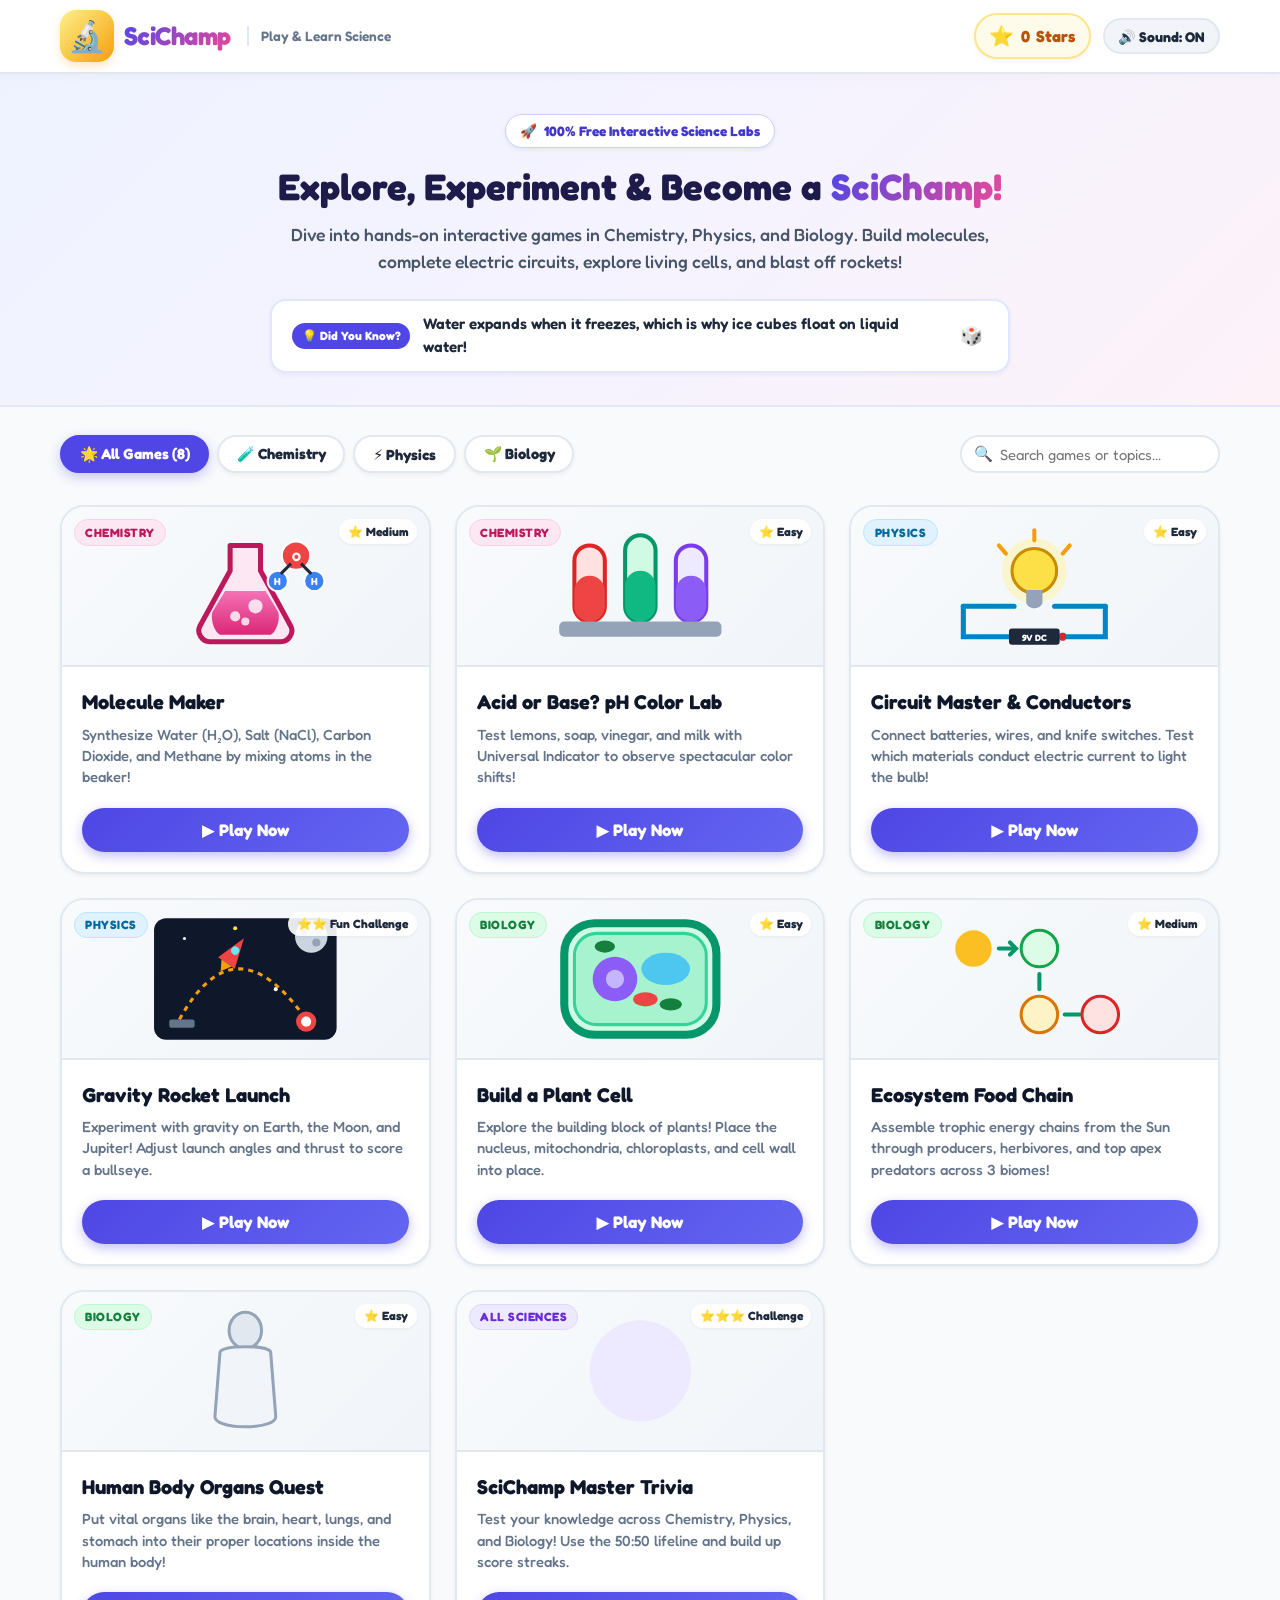
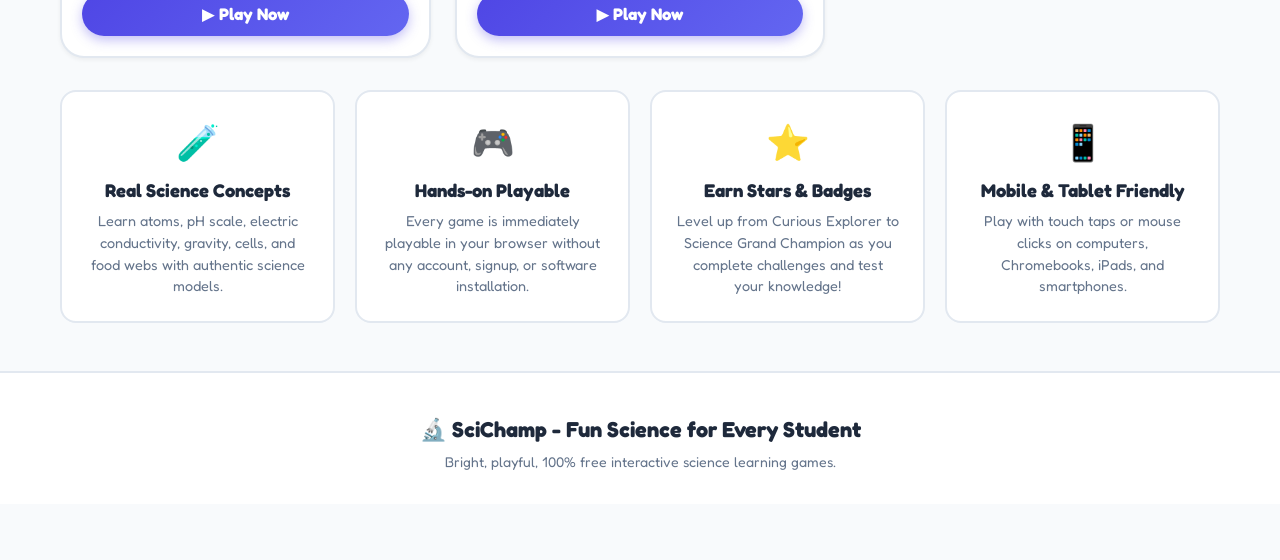
<file: scichamp/index.html>
<!DOCTYPE html>
<html lang="en">
<head>
    <meta charset="UTF-8">
    <meta name="viewport" content="width=device-width, initial-scale=1.0">
    <title>SciChamp - Fun & Interactive Science Games for Kids</title>
    <!-- Friendly Google Fonts -->
    <link rel="preconnect" href="https://fonts.googleapis.com">
    <link rel="preconnect" href="https://fonts.gstatic.com" crossorigin>
    <link href="https://fonts.googleapis.com/css2?family=Fredoka:wght@400;500;600;700;800&family=Quicksand:wght@500;600;700;800&display=swap" rel="stylesheet">
    <link rel="stylesheet" href="css/styles.css">
</head>
<body>

    <!-- Main Navigation Header -->
    <header class="main-header">
        <div class="container header-inner">
            <div class="logo-link" onclick="window.scrollTo({top:0, behavior:'smooth'})">
                <span class="logo-badge">🔬</span>
                <span class="logo-text">SciChamp</span>
                <span class="logo-tagline">Play & Learn Science</span>
            </div>

            <div class="header-right">
                <!-- Stars & Rank Badge -->
                <div class="user-stars-badge" title="Your Total Science Stars!">
                    <span class="star-icon">⭐</span>
                    <span id="user-stars-count">0</span>
                    <span class="stars-label">Stars</span>
                </div>

                <!-- Sound Toggle -->
                <button class="btn-sound-toggle" id="btn-toggle-sound" title="Toggle Sound Effects">
                    <span>🔊 Sound: ON</span>
                </button>
            </div>
        </div>
    </header>

    <!-- Hero Section -->
    <section class="hero-section">
        <div class="container hero-content">
            <div class="hero-pill-tag">
                <span>🚀</span> 100% Free Interactive Science Labs
            </div>
            <h1 class="hero-title">
                Explore, Experiment & Become a <span class="hero-highlight">SciChamp!</span>
            </h1>
            <p class="hero-desc">
                Dive into hands-on interactive games in Chemistry, Physics, and Biology. Build molecules, complete electric circuits, explore living cells, and blast off rockets!
            </p>

            <!-- Daily Science Fact Banner -->
            <div class="daily-fact-card">
                <span class="fact-badge">💡 Did You Know?</span>
                <div class="fact-text" id="ticker-fact-text">Loading awesome science fact...</div>
                <button class="btn-shuffle-fact" id="btn-shuffle-fact" title="Show another fact">🎲</button>
            </div>
        </div>
    </section>

    <!-- Toolbar: Filter Pills & Search -->
    <section class="toolbar-section">
        <div class="container toolbar-wrapper">
            <div class="filter-pills-row">
                <button class="filter-pill pill-active" data-filter="all">🌟 All Games (8)</button>
                <button class="filter-pill" data-filter="chemistry">🧪 Chemistry</button>
                <button class="filter-pill" data-filter="physics">⚡ Physics</button>
                <button class="filter-pill" data-filter="biology">🌱 Biology</button>
            </div>

            <div class="search-box-wrapper">
                <span class="search-icon-pos">🔍</span>
                <input type="text" id="search-games" class="search-input" placeholder="Search games or topics...">
            </div>
        </div>
    </section>

    <!-- Games Grid Section -->
    <main class="games-grid-section">
        <div class="container">
            <div class="games-grid" id="games-grid">
                <!-- Rendered dynamically by app.js -->
            </div>
        </div>
    </section>

    <!-- Interactive Game Modal Arena -->
    <div class="game-modal" id="game-modal" role="dialog" aria-modal="true">
        <div class="modal-content-shell">
            <button class="btn-close-modal" id="btn-close-modal" title="Exit to Games">✕</button>
            <div id="game-mount-point">
                <!-- Active game rendered here -->
            </div>
        </div>
    </div>

    <!-- Science Learning Features -->
    <section class="container" style="margin-top: 2rem; margin-bottom: 3rem;">
        <div style="display: grid; grid-template-columns: repeat(auto-fit, minmax(240px, 1fr)); gap: 1.25rem;">
            <div style="background: #FFFFFF; border: 2px solid #E2E8F0; border-radius: 16px; padding: 1.5rem; text-align: center;">
                <div style="font-size: 2.2rem; margin-bottom: 0.5rem;">🧪</div>
                <h3 style="font-size: 1.15rem; font-weight: 800; margin-bottom: 0.35rem;">Real Science Concepts</h3>
                <p style="font-size: 0.9rem; color: #64748B;">Learn atoms, pH scale, electric conductivity, gravity, cells, and food webs with authentic science models.</p>
            </div>

            <div style="background: #FFFFFF; border: 2px solid #E2E8F0; border-radius: 16px; padding: 1.5rem; text-align: center;">
                <div style="font-size: 2.2rem; margin-bottom: 0.5rem;">🎮</div>
                <h3 style="font-size: 1.15rem; font-weight: 800; margin-bottom: 0.35rem;">Hands-on Playable</h3>
                <p style="font-size: 0.9rem; color: #64748B;">Every game is immediately playable in your browser without any account, signup, or software installation.</p>
            </div>

            <div style="background: #FFFFFF; border: 2px solid #E2E8F0; border-radius: 16px; padding: 1.5rem; text-align: center;">
                <div style="font-size: 2.2rem; margin-bottom: 0.5rem;">⭐</div>
                <h3 style="font-size: 1.15rem; font-weight: 800; margin-bottom: 0.35rem;">Earn Stars & Badges</h3>
                <p style="font-size: 0.9rem; color: #64748B;">Level up from Curious Explorer to Science Grand Champion as you complete challenges and test your knowledge!</p>
            </div>

            <div style="background: #FFFFFF; border: 2px solid #E2E8F0; border-radius: 16px; padding: 1.5rem; text-align: center;">
                <div style="font-size: 2.2rem; margin-bottom: 0.5rem;">📱</div>
                <h3 style="font-size: 1.15rem; font-weight: 800; margin-bottom: 0.35rem;">Mobile & Tablet Friendly</h3>
                <p style="font-size: 0.9rem; color: #64748B;">Play with touch taps or mouse clicks on computers, Chromebooks, iPads, and smartphones.</p>
            </div>
        </div>
    </section>

    <!-- Footer -->
    <footer class="main-footer">
        <div class="container">
            <div class="footer-brand">🔬 SciChamp - Fun Science for Every Student</div>
            <p class="footer-copy">Bright, playful, 100% free interactive science learning games.</p>
        </div>
    </footer>

    <!-- Scripts in proper dependency order -->
    <script src="js/data.js"></script>
    <script src="js/audio.js"></script>
    <script src="js/confetti.js"></script>
    <script src="js/games.js"></script>
    <script src="js/app.js"></script>
</body>
</html>
</file>
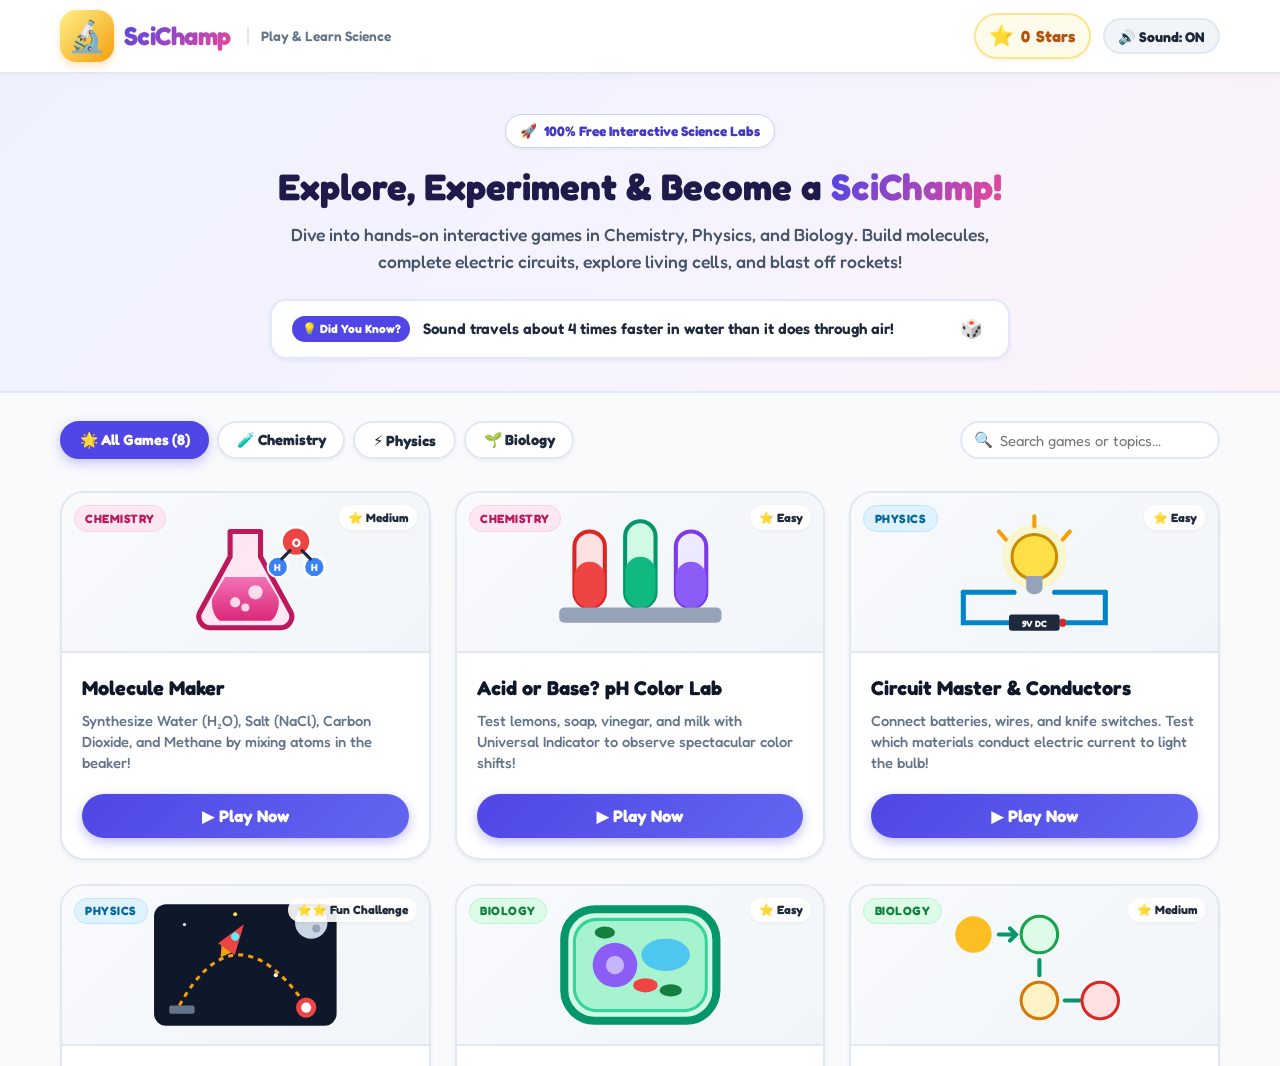
<file: scichamp/test.html>
<!DOCTYPE html>
<html lang="en">
<head>
    <meta charset="UTF-8">
    <meta http-equiv="refresh" content="0; url=index.html">
    <title>Redirecting to SciChamp...</title>
</head>
<body>
    <p>Redirecting to <a href="index.html">SciChamp</a>...</p>
</body>
</html>
</file>
<file: scichamp/css/styles.css>
/* ===================================================================
   SciChamp - Colorful Interactive Science Learning Stylesheet
   Bright, playful, student-friendly, and 100% responsive
=================================================================== */

:root {
    --primary: #4F46E5;
    --primary-hover: #4338CA;
    --secondary: #06B6D4;
    --accent-chem: #EC4899;
    --accent-phys: #3B82F6;
    --accent-bio: #10B981;
    --accent-gold: #F59E0B;
    --accent-red: #EF4444;

    --bg-page: #F8FAFC;
    --bg-card: #FFFFFF;
    --text-main: #1E293B;
    --text-muted: #64748B;
    --border-color: #E2E8F0;
    --shadow-sm: 0 2px 4px rgba(0, 0, 0, 0.05);
    --shadow-md: 0 6px 16px rgba(0, 0, 0, 0.08);
    --shadow-lg: 0 12px 28px rgba(0, 0, 0, 0.12);
    --radius-sm: 8px;
    --radius-md: 16px;
    --radius-lg: 24px;
    --radius-full: 9999px;
    --font-family: 'Fredoka', 'Quicksand', 'Nunito', system-ui, -apple-system, BlinkMacSystemFont, "Segoe UI", Roboto, sans-serif;
}

/* Global Reset & Base */
*, *::before, *::after {
    box-sizing: border-box;
    margin: 0;
    padding: 0;
}

body {
    font-family: var(--font-family);
    background-color: var(--bg-page);
    color: var(--text-main);
    line-height: 1.5;
    min-height: 100vh;
    overflow-x: hidden;
}

/* Container */
.container {
    max-width: 1200px;
    margin: 0 auto;
    padding: 0 1.25rem;
}

/* ===================================================================
   Header & Navigation Bar
=================================================================== */
.main-header {
    background: #FFFFFF;
    border-bottom: 2px solid var(--border-color);
    position: sticky;
    top: 0;
    z-index: 100;
    box-shadow: 0 2px 10px rgba(0,0,0,0.03);
}

.header-inner {
    display: flex;
    align-items: center;
    justify-content: space-between;
    height: 72px;
}

.logo-link {
    display: flex;
    align-items: center;
    gap: 0.6rem;
    text-decoration: none;
    cursor: pointer;
}

.logo-badge {
    font-size: 1.9rem;
    background: linear-gradient(135deg, #FEF08A, #F59E0B);
    border-radius: var(--radius-md);
    padding: 0.2rem 0.5rem;
    box-shadow: 0 4px 8px rgba(245, 158, 11, 0.25);
    display: inline-block;
    animation: gentle-wobble 4s ease-in-out infinite;
}

@keyframes gentle-wobble {
    0%, 100% { transform: rotate(0deg); }
    25% { transform: rotate(-5deg); }
    75% { transform: rotate(5deg); }
}

.logo-text {
    font-size: 1.6rem;
    font-weight: 800;
    background: linear-gradient(135deg, #4F46E5, #EC4899);
    -webkit-background-clip: text;
    -webkit-text-fill-color: transparent;
    letter-spacing: -0.5px;
}

.logo-tagline {
    display: none;
    font-size: 0.85rem;
    color: var(--text-muted);
    font-weight: 600;
}

@media (min-width: 768px) {
    .logo-tagline {
        display: inline-block;
        margin-left: 0.4rem;
        border-left: 2px solid var(--border-color);
        padding-left: 0.75rem;
    }
}

.header-right {
    display: flex;
    align-items: center;
    gap: 0.75rem;
}

/* User Stars & Score Pill */
.user-stars-badge {
    display: flex;
    align-items: center;
    gap: 0.4rem;
    background: #FFFBEB;
    border: 2px solid #FDE68A;
    padding: 0.4rem 0.85rem;
    border-radius: var(--radius-full);
    font-weight: 700;
    color: #B45309;
    box-shadow: var(--shadow-sm);
}

.star-icon {
    font-size: 1.25rem;
    animation: pulse-star 2s infinite ease-in-out;
}

@keyframes pulse-star {
    0%, 100% { transform: scale(1); }
    50% { transform: scale(1.2); }
}

/* Sound Button */
.btn-sound-toggle {
    background: #F1F5F9;
    border: 2px solid var(--border-color);
    padding: 0.45rem 0.85rem;
    border-radius: var(--radius-full);
    font-family: inherit;
    font-size: 0.88rem;
    font-weight: 700;
    color: var(--text-main);
    cursor: pointer;
    transition: all 0.2s;
}

.btn-sound-toggle:hover {
    background: #E2E8F0;
    transform: translateY(-1px);
}

/* ===================================================================
   Hero Banner Section
=================================================================== */
.hero-section {
    background: linear-gradient(135deg, #EEF2FF 0%, #F5F3FF 50%, #FDF2F8 100%);
    padding: 2.5rem 0 2rem;
    border-bottom: 2px solid #E0E7FF;
    position: relative;
    overflow: hidden;
}

.hero-content {
    text-align: center;
    max-width: 780px;
    margin: 0 auto;
    position: relative;
    z-index: 2;
}

.hero-pill-tag {
    display: inline-flex;
    align-items: center;
    gap: 0.4rem;
    background: #FFFFFF;
    border: 1.5px solid #C7D2FE;
    color: #4338CA;
    padding: 0.35rem 0.9rem;
    border-radius: var(--radius-full);
    font-size: 0.85rem;
    font-weight: 700;
    margin-bottom: 1rem;
    box-shadow: var(--shadow-sm);
}

.hero-title {
    font-size: 2.3rem;
    font-weight: 900;
    color: #1E1B4B;
    line-height: 1.25;
    margin-bottom: 0.8rem;
}

.hero-highlight {
    background: linear-gradient(120deg, #4F46E5, #EC4899);
    -webkit-background-clip: text;
    -webkit-text-fill-color: transparent;
}

.hero-desc {
    font-size: 1.1rem;
    color: #475569;
    font-weight: 500;
    margin-bottom: 1.5rem;
}

/* Daily Fact Ticker Banner */
.daily-fact-card {
    background: #FFFFFF;
    border: 2px solid #E0E7FF;
    border-radius: var(--radius-md);
    padding: 0.75rem 1.25rem;
    display: flex;
    align-items: center;
    justify-content: space-between;
    gap: 0.8rem;
    box-shadow: var(--shadow-sm);
    text-align: left;
    margin-top: 1.5rem;
}

.fact-badge {
    background: #4F46E5;
    color: #FFFFFF;
    font-size: 0.75rem;
    font-weight: 800;
    padding: 0.25rem 0.6rem;
    border-radius: var(--radius-full);
    white-space: nowrap;
}

.fact-text {
    font-size: 0.95rem;
    color: var(--text-main);
    font-weight: 600;
    flex: 1;
}

.btn-shuffle-fact {
    background: transparent;
    border: none;
    font-size: 1.15rem;
    cursor: pointer;
    padding: 0.3rem;
    border-radius: var(--radius-sm);
    transition: transform 0.2s;
}

.btn-shuffle-fact:hover {
    transform: rotate(45deg);
}

/* ===================================================================
   Filter & Search Toolbar
=================================================================== */
.toolbar-section {
    padding: 1.75rem 0 1rem;
}

.toolbar-wrapper {
    display: flex;
    flex-direction: column;
    gap: 1rem;
    align-items: stretch;
}

@media (min-width: 860px) {
    .toolbar-wrapper {
        flex-direction: row;
        align-items: center;
        justify-content: space-between;
    }
}

.filter-pills-row {
    display: flex;
    flex-wrap: wrap;
    gap: 0.5rem;
}

.filter-pill {
    background: #FFFFFF;
    border: 2px solid var(--border-color);
    padding: 0.5rem 1.1rem;
    border-radius: var(--radius-full);
    font-family: inherit;
    font-size: 0.92rem;
    font-weight: 700;
    color: var(--text-main);
    cursor: pointer;
    transition: all 0.2s;
    box-shadow: var(--shadow-sm);
}

.filter-pill:hover {
    border-color: #CBD5E1;
    transform: translateY(-2px);
}

.filter-pill.pill-active {
    background: #4F46E5;
    border-color: #4F46E5;
    color: #FFFFFF;
    box-shadow: 0 4px 12px rgba(79, 70, 229, 0.3);
}

.search-box-wrapper {
    position: relative;
    min-width: 260px;
}

.search-input {
    width: 100%;
    padding: 0.55rem 1rem 0.55rem 2.4rem;
    border-radius: var(--radius-full);
    border: 2px solid var(--border-color);
    font-family: inherit;
    font-size: 0.92rem;
    background: #FFFFFF;
    color: var(--text-main);
    outline: none;
    transition: border-color 0.2s;
}

.search-input:focus {
    border-color: #4F46E5;
}

.search-icon-pos {
    position: absolute;
    left: 0.85rem;
    top: 50%;
    transform: translateY(-50%);
    pointer-events: none;
    font-size: 0.95rem;
    color: var(--text-muted);
}

/* ===================================================================
   Games Grid & Cards
=================================================================== */
.games-grid-section {
    padding: 1rem 0 3.5rem;
}

.games-grid {
    display: grid;
    grid-template-columns: repeat(auto-fill, minmax(280px, 1fr));
    gap: 1.5rem;
}

.game-card {
    background: var(--bg-card);
    border-radius: var(--radius-lg);
    border: 2px solid var(--border-color);
    overflow: hidden;
    display: flex;
    flex-direction: column;
    box-shadow: var(--shadow-sm);
    transition: transform 0.25s cubic-bezier(0.34, 1.56, 0.64, 1), box-shadow 0.25s ease, border-color 0.25s ease;
    position: relative;
}

.game-card:hover {
    transform: translateY(-6px);
    box-shadow: var(--shadow-lg);
    border-color: #CBD5E1;
}

.card-thumb-area {
    height: 160px;
    background: linear-gradient(135deg, #F8FAFC 0%, #F1F5F9 100%);
    position: relative;
    display: flex;
    align-items: center;
    justify-content: center;
    border-bottom: 2px solid var(--border-color);
    overflow: hidden;
}

.game-svg-thumb {
    width: 100%;
    height: 100%;
    padding: 0.5rem;
    transition: transform 0.3s ease;
}

.game-card:hover .game-svg-thumb {
    transform: scale(1.06);
}

.card-subject-tag {
    position: absolute;
    top: 12px;
    left: 12px;
    font-size: 0.75rem;
    font-weight: 800;
    padding: 0.2rem 0.65rem;
    border-radius: var(--radius-full);
    text-transform: uppercase;
    letter-spacing: 0.5px;
}

.tag-chemistry { background: #FCE7F3; color: #BE185D; border: 1px solid #FBCFE8; }
.tag-physics { background: #E0F2FE; color: #0369A1; border: 1px solid #BAE6FD; }
.tag-biology { background: #DCFCE7; color: #15803D; border: 1px solid #BBF7D0; }
.tag-all { background: #EDE9FE; color: #6D28D9; border: 1px solid #DDD6FE; }

.card-diff-tag {
    position: absolute;
    top: 12px;
    right: 12px;
    font-size: 0.75rem;
    font-weight: 700;
    background: rgba(255, 255, 255, 0.9);
    padding: 0.2rem 0.55rem;
    border-radius: var(--radius-full);
    color: var(--text-main);
    box-shadow: 0 1px 3px rgba(0,0,0,0.06);
}

.card-body {
    padding: 1.25rem;
    display: flex;
    flex-direction: column;
    flex: 1;
}

.card-title {
    font-size: 1.25rem;
    font-weight: 800;
    color: #0F172A;
    margin-bottom: 0.4rem;
}

.card-desc {
    font-size: 0.92rem;
    color: var(--text-muted);
    font-weight: 500;
    line-height: 1.45;
    margin-bottom: 1.25rem;
    flex: 1;
}

.card-footer {
    display: flex;
    align-items: center;
    justify-content: space-between;
}

/* ===================================================================
   Buttons & Core Elements
=================================================================== */
.btn {
    display: inline-flex;
    align-items: center;
    justify-content: center;
    gap: 0.5rem;
    padding: 0.65rem 1.35rem;
    border-radius: var(--radius-full);
    font-family: inherit;
    font-size: 0.95rem;
    font-weight: 800;
    cursor: pointer;
    transition: all 0.2s cubic-bezier(0.34, 1.56, 0.64, 1);
    border: none;
    text-decoration: none;
    outline: none;
}

.btn-primary {
    background: linear-gradient(135deg, #4F46E5, #6366F1);
    color: #FFFFFF;
    box-shadow: 0 4px 12px rgba(79, 70, 229, 0.35);
}

.btn-primary:hover {
    background: linear-gradient(135deg, #4338CA, #4F46E5);
    transform: translateY(-2px);
    box-shadow: 0 6px 16px rgba(79, 70, 229, 0.45);
}

.btn-primary:active {
    transform: translateY(0);
}

.btn-secondary {
    background: #F1F5F9;
    color: var(--text-main);
    border: 2px solid var(--border-color);
}

.btn-secondary:hover {
    background: #E2E8F0;
    transform: translateY(-2px);
}

.btn-sm {
    padding: 0.4rem 0.9rem;
    font-size: 0.85rem;
}

.btn-full {
    width: 100%;
}

.btn-play-now {
    width: 100%;
    font-size: 1.05rem;
    padding: 0.75rem 1rem;
}

.btn-disabled {
    opacity: 0.5;
    pointer-events: none;
    cursor: not-allowed;
}

/* Empty Search State */
.empty-search-state {
    grid-column: 1 / -1;
    text-align: center;
    padding: 3.5rem 1rem;
    background: #FFFFFF;
    border-radius: var(--radius-lg);
    border: 2px dashed var(--border-color);
}

.empty-icon {
    font-size: 3rem;
    margin-bottom: 0.75rem;
}

/* ===================================================================
   Full Screen Game Modal Arena
=================================================================== */
.game-modal {
    position: fixed;
    top: 0;
    left: 0;
    width: 100vw;
    height: 100vh;
    background: rgba(15, 23, 42, 0.75);
    backdrop-filter: blur(8px);
    z-index: 1000;
    display: none;
    align-items: center;
    justify-content: center;
    padding: 1rem;
    opacity: 0;
    transition: opacity 0.25s ease;
}

.game-modal.modal-visible {
    display: flex;
    opacity: 1;
}

.modal-content-shell {
    background: #FFFFFF;
    border-radius: var(--radius-lg);
    width: 100%;
    max-width: 960px;
    max-height: 94vh;
    overflow-y: auto;
    position: relative;
    box-shadow: 0 25px 50px -12px rgba(0, 0, 0, 0.35);
    display: flex;
    flex-direction: column;
    animation: modal-pop 0.3s cubic-bezier(0.34, 1.56, 0.64, 1);
}

@keyframes modal-pop {
    from { transform: scale(0.92); opacity: 0; }
    to { transform: scale(1); opacity: 1; }
}

.btn-close-modal {
    position: absolute;
    top: 14px;
    right: 14px;
    background: #F1F5F9;
    border: 2px solid var(--border-color);
    width: 38px;
    height: 38px;
    border-radius: var(--radius-full);
    display: flex;
    align-items: center;
    justify-content: center;
    font-size: 1.1rem;
    font-weight: 800;
    cursor: pointer;
    z-index: 10;
    transition: all 0.2s;
}

.btn-close-modal:hover {
    background: #EF4444;
    color: #FFFFFF;
    border-color: #DC2626;
    transform: rotate(90deg);
}

/* Game Arena Common Elements */
.game-arena-wrapper {
    padding: 1.75rem 1.5rem 2rem;
}

.game-header-bar {
    display: flex;
    flex-wrap: wrap;
    align-items: center;
    justify-content: space-between;
    gap: 0.5rem;
    margin-bottom: 0.8rem;
    padding-right: 2.5rem;
}

.level-indicator {
    background: #EEF2FF;
    color: #4F46E5;
    font-size: 0.85rem;
    font-weight: 800;
    padding: 0.25rem 0.75rem;
    border-radius: var(--radius-full);
}

.game-title {
    font-size: 1.6rem;
    font-weight: 900;
    color: #0F172A;
}

.game-score-badge {
    background: #F8FAFC;
    border: 1.5px solid var(--border-color);
    padding: 0.3rem 0.75rem;
    border-radius: var(--radius-full);
    font-size: 0.9rem;
    color: var(--text-main);
}

.badge-accent {
    color: #4F46E5;
}

.mission-banner {
    background: #F0FDF4;
    border: 1.5px solid #BBF7D0;
    color: #166534;
    border-radius: var(--radius-md);
    padding: 0.65rem 1rem;
    margin-bottom: 1.5rem;
    display: flex;
    align-items: center;
    gap: 0.6rem;
    font-size: 0.95rem;
}

.mission-icon {
    font-size: 1.3rem;
}

/* ===================================================================
   CHEMISTRY: Molecule Maker Styles
=================================================================== */
.molecule-workspace {
    display: grid;
    grid-template-columns: 1fr;
    gap: 1.5rem;
}

@media (min-width: 820px) {
    .molecule-workspace {
        grid-template-columns: 180px 1fr 240px;
    }
}

.atoms-palette {
    background: #F8FAFC;
    border: 2px solid var(--border-color);
    border-radius: var(--radius-md);
    padding: 1rem;
}

.palette-title {
    font-size: 1rem;
    font-weight: 800;
    margin-bottom: 0.25rem;
}

.palette-sub {
    font-size: 0.8rem;
    color: var(--text-muted);
    margin-bottom: 0.85rem;
}

.atom-buttons-grid {
    display: grid;
    grid-template-columns: repeat(auto-fill, minmax(70px, 1fr));
    gap: 0.6rem;
}

.atom-bubble-btn {
    background: #FFFFFF;
    border: 2px solid var(--border-color);
    border-radius: var(--radius-md);
    padding: 0.5rem;
    cursor: pointer;
    display: flex;
    flex-direction: column;
    align-items: center;
    transition: all 0.2s;
    font-family: inherit;
}

.atom-bubble-btn:hover {
    transform: scale(1.08);
    border-color: #94A3B8;
}

.atom-core {
    width: 44px;
    height: 44px;
    border-radius: var(--radius-full);
    background: var(--atom-color);
    color: var(--text-color);
    display: flex;
    align-items: center;
    justify-content: center;
    position: relative;
    box-shadow: 0 3px 6px rgba(0,0,0,0.12);
    border: 2px solid rgba(0,0,0,0.1);
}

.atom-sym {
    font-size: 1.25rem;
    font-weight: 900;
}

.atom-num {
    position: absolute;
    top: 2px;
    left: 4px;
    font-size: 0.65rem;
    font-weight: 800;
}

.atom-label {
    font-size: 0.72rem;
    font-weight: 700;
    margin-top: 0.35rem;
    color: var(--text-main);
}

/* Beaker Zone */
.beaker-zone {
    display: flex;
    flex-direction: column;
    align-items: center;
    justify-content: center;
}

.beaker-container {
    width: 200px;
    height: 240px;
    border: 6px solid #94A3B8;
    border-top: none;
    border-radius: 0 0 45px 45px;
    position: relative;
    background: rgba(241, 245, 249, 0.4);
    overflow: hidden;
    display: flex;
    flex-direction: column;
    justify-content: flex-end;
    box-shadow: inset 0 0 20px rgba(0,0,0,0.04);
}

.beaker-liquid {
    position: absolute;
    bottom: 0;
    left: 0;
    width: 100%;
    height: 70%;
    background: linear-gradient(180deg, rgba(56, 189, 248, 0.4) 0%, rgba(14, 165, 233, 0.65) 100%);
    border-radius: 0 0 38px 38px;
    z-index: 1;
}

.beaker-bubbles .bubble {
    position: absolute;
    width: 12px;
    height: 12px;
    background: rgba(255, 255, 255, 0.7);
    border-radius: var(--radius-full);
    animation: bubble-up 3s infinite ease-in;
    z-index: 2;
}

.beaker-bubbles .bubble:nth-child(1) { left: 30%; bottom: 10px; animation-delay: 0.2s; }
.beaker-bubbles .bubble:nth-child(2) { left: 60%; bottom: 15px; animation-delay: 1.2s; }
.beaker-bubbles .bubble:nth-child(3) { left: 45%; bottom: 25px; animation-delay: 2.0s; }

@keyframes bubble-up {
    0% { transform: translateY(0); opacity: 0; }
    30% { opacity: 0.8; }
    100% { transform: translateY(-130px); opacity: 0; }
}

.beaker-contents {
    position: relative;
    z-index: 3;
    padding: 1rem;
    display: flex;
    flex-wrap: wrap;
    align-items: center;
    justify-content: center;
    gap: 0.6rem;
    min-height: 120px;
}

.empty-beaker-text {
    font-size: 0.85rem;
    font-weight: 600;
    color: #475569;
    text-align: center;
}

.floating-atom {
    width: 42px;
    height: 42px;
    border-radius: var(--radius-full);
    display: flex;
    align-items: center;
    justify-content: center;
    font-weight: 900;
    font-size: 1.15rem;
    box-shadow: 0 4px 10px rgba(0,0,0,0.18);
    animation: atom-bob 2.5s infinite ease-in-out alternate;
    border: 2px solid #FFFFFF;
}

@keyframes atom-bob {
    0% { transform: translateY(0); }
    100% { transform: translateY(-8px); }
}

.beaker-actions {
    display: flex;
    gap: 0.6rem;
    margin-top: 1rem;
}

/* Recipe Card */
.recipe-card {
    background: #FFFBEB;
    border: 2px solid #FDE68A;
    border-radius: var(--radius-md);
    padding: 1.25rem;
}

.recipe-title {
    font-size: 1rem;
    font-weight: 800;
    color: #92400E;
    margin-bottom: 0.25rem;
}

.target-formula-big {
    font-size: 2.2rem;
    font-weight: 900;
    color: #B45309;
    letter-spacing: 1px;
    margin: 0.2rem 0;
}

.recipe-desc {
    font-size: 0.85rem;
    color: #78350F;
    margin-bottom: 1rem;
}

.recipe-requirements {
    display: flex;
    flex-direction: column;
    gap: 0.4rem;
    margin-bottom: 1rem;
}

.req-row {
    background: #FFFFFF;
    border: 1.5px solid #FDE68A;
    border-radius: var(--radius-sm);
    padding: 0.4rem 0.6rem;
    display: flex;
    align-items: center;
    justify-content: space-between;
    font-size: 0.85rem;
    font-weight: 700;
}

.req-row.req-satisfied {
    background: #DCFCE7;
    border-color: #86EFAC;
    color: #166534;
}

.req-row.req-excess {
    background: #FEE2E2;
    border-color: #FCA5A5;
    color: #991B1B;
}

.req-atom-tag {
    padding: 0.15rem 0.45rem;
    border-radius: var(--radius-full);
    font-weight: 900;
    font-size: 0.75rem;
}

/* Feedback Boxes */
.feedback-box {
    margin-top: 0.85rem;
    padding: 0.85rem;
    border-radius: var(--radius-sm);
    font-size: 0.88rem;
    display: none;
}

.feedback-box.feedback-success {
    display: block;
    background: #DCFCE7;
    border: 1.5px solid #86EFAC;
    color: #14532D;
}

.feedback-box.feedback-error {
    display: block;
    background: #FEE2E2;
    border: 1.5px solid #FCA5A5;
    color: #7F1D1D;
}

.feedback-title {
    font-weight: 800;
    font-size: 1rem;
    margin-bottom: 0.25rem;
}

.feedback-fact {
    margin-top: 0.35rem;
    font-size: 0.82rem;
    line-height: 1.4;
}

/* ===================================================================
   CHEMISTRY: Acid or Base Lab Styles
=================================================================== */
.ph-lab-grid {
    display: grid;
    grid-template-columns: 1fr;
    gap: 1.5rem;
}

@media (min-width: 768px) {
    .ph-lab-grid {
        grid-template-columns: 320px 1fr;
    }
}

.ph-subject-card {
    background: #F8FAFC;
    border: 2px solid var(--border-color);
    border-radius: var(--radius-md);
    padding: 1.5rem;
    text-align: center;
}

.item-icon-huge {
    font-size: 4rem;
    margin-bottom: 0.3rem;
}

.ph-item-name {
    font-size: 1.5rem;
    font-weight: 800;
    margin-bottom: 0.25rem;
}

.ph-instruction {
    font-size: 0.9rem;
    color: var(--text-muted);
    margin-bottom: 1rem;
}

.ph-testtube-wrapper {
    display: flex;
    justify-content: center;
    margin: 1.25rem 0;
}

.testtube-glass {
    width: 50px;
    height: 160px;
    border: 4px solid #94A3B8;
    border-top: none;
    border-radius: 0 0 25px 25px;
    position: relative;
    background: rgba(241, 245, 249, 0.4);
    overflow: hidden;
    display: flex;
    align-items: flex-end;
}

.testtube-liquid {
    width: 100%;
    height: 30%;
    background: #E2E8F0;
    border-radius: 0 0 20px 20px;
    transition: all 0.5s cubic-bezier(0.34, 1.56, 0.64, 1);
}

.ph-color-indicator-text {
    font-size: 0.85rem;
    color: #475569;
    font-weight: 600;
}

.ph-sorting-zone {
    display: flex;
    flex-direction: column;
    gap: 0.85rem;
    justify-content: center;
}

.ph-bin-btn {
    background: #FFFFFF;
    border: 2px solid var(--border-color);
    border-radius: var(--radius-md);
    padding: 1.25rem;
    display: flex;
    align-items: center;
    gap: 1.25rem;
    cursor: pointer;
    text-align: left;
    transition: all 0.2s;
    font-family: inherit;
}

.ph-bin-btn:hover {
    transform: translateY(-3px);
    box-shadow: var(--shadow-md);
}

.bin-icon {
    font-size: 2.2rem;
}

.bin-title {
    font-size: 1.2rem;
    font-weight: 900;
}

.bin-desc {
    font-size: 0.85rem;
    color: var(--text-muted);
    font-weight: 500;
}

.ph-acid:hover { border-color: #EF4444; background: #FEF2F2; }
.ph-neutral:hover { border-color: #10B981; background: #F0FDF4; }
.ph-base:hover { border-color: #8B5CF6; background: #F5F3FF; }

.feedback-card {
    margin-top: 1.5rem;
    padding: 1.25rem;
    border-radius: var(--radius-md);
    animation: fade-in-up 0.3s ease;
}

.feedback-correct-card {
    background: #DCFCE7;
    border: 2px solid #86EFAC;
    color: #14532D;
}

.feedback-wrong-card {
    background: #FEF3C7;
    border: 2px solid #FCD34D;
    color: #78350F;
}

.feedback-badge {
    font-weight: 900;
    font-size: 0.85rem;
    margin-bottom: 0.4rem;
}

/* ===================================================================
   PHYSICS: Circuit Master Styles
=================================================================== */
.circuit-workspace {
    display: grid;
    grid-template-columns: 1fr;
    gap: 1.5rem;
}

@media (min-width: 840px) {
    .circuit-workspace {
        grid-template-columns: 1fr 340px;
    }
}

.circuit-board {
    background: #0F172A;
    border-radius: var(--radius-md);
    padding: 2.5rem 1.5rem;
    display: flex;
    flex-direction: column;
    align-items: center;
    justify-content: space-around;
    min-height: 380px;
    position: relative;
    border: 4px solid #1E293B;
    box-shadow: inset 0 0 25px rgba(0,0,0,0.5);
}

.circuit-board.circuit-flowing {
    border-color: #38BDF8;
    box-shadow: inset 0 0 35px rgba(56, 189, 248, 0.3), 0 0 20px rgba(56, 189, 248, 0.2);
}

.battery-body {
    background: #334155;
    border: 3px solid #64748B;
    border-radius: var(--radius-sm);
    padding: 0.6rem 1.5rem;
    display: flex;
    align-items: center;
    gap: 1rem;
    color: #FFFFFF;
    font-weight: 800;
    font-size: 1.1rem;
}

.battery-terminal.plus { color: #EF4444; font-size: 1.5rem; }
.battery-terminal.minus { color: #38BDF8; font-size: 1.5rem; }

.test-slot {
    display: flex;
    align-items: center;
    gap: 0.5rem;
    margin: 1.5rem 0;
}

.slot-clip {
    font-size: 1.5rem;
    color: #F59E0B;
}

.slot-item-holder {
    background: #1E293B;
    border: 3px dashed #64748B;
    border-radius: var(--radius-md);
    padding: 0.85rem 1.5rem;
    display: flex;
    align-items: center;
    gap: 0.75rem;
    color: #FFFFFF;
    font-weight: 700;
    font-size: 1.1rem;
}

.slot-item-icon {
    font-size: 2rem;
}

.switch-toggle-btn {
    background: #334155;
    border: 3px solid #64748B;
    color: #FFFFFF;
    font-family: inherit;
    font-size: 0.95rem;
    font-weight: 800;
    padding: 0.65rem 1.4rem;
    border-radius: var(--radius-full);
    cursor: pointer;
    transition: all 0.2s;
}

.switch-toggle-btn.switch-on {
    background: #059669;
    border-color: #10B981;
    box-shadow: 0 0 15px rgba(16, 185, 129, 0.6);
}

.bulb-component {
    display: flex;
    flex-direction: column;
    align-items: center;
    margin-top: 1rem;
}

.bulb-glass {
    font-size: 3.5rem;
    transition: transform 0.2s;
}

.bulb-glowing .bulb-glass {
    transform: scale(1.15);
    filter: drop-shadow(0 0 25px #FDE047);
}

.bulb-state-label {
    color: #94A3B8;
    font-size: 0.85rem;
    font-weight: 700;
    margin-top: 0.35rem;
}

.bulb-glowing .bulb-state-label {
    color: #FDE047;
}

.circuit-materials-panel {
    background: #F8FAFC;
    border: 2px solid var(--border-color);
    border-radius: var(--radius-md);
    padding: 1.25rem;
}

.material-chips-grid {
    display: grid;
    grid-template-columns: 1fr 1fr;
    gap: 0.5rem;
    margin: 0.8rem 0 1.25rem;
}

.material-chip-btn {
    background: #FFFFFF;
    border: 1.5px solid var(--border-color);
    border-radius: var(--radius-sm);
    padding: 0.55rem 0.65rem;
    font-family: inherit;
    font-size: 0.82rem;
    font-weight: 700;
    color: var(--text-main);
    display: flex;
    align-items: center;
    gap: 0.4rem;
    cursor: pointer;
    transition: all 0.2s;
}

.material-chip-btn:hover {
    border-color: #94A3B8;
}

.material-chip-btn.chip-active {
    background: #EEF2FF;
    border-color: #4F46E5;
    color: #4338CA;
}

.check-mark {
    color: #059669;
    margin-left: auto;
    font-weight: 900;
}

.circuit-analysis-card {
    background: #FFFFFF;
    border: 1.5px solid var(--border-color);
    border-radius: var(--radius-sm);
    padding: 1rem;
    font-size: 0.88rem;
}

.circuit-result-badge {
    margin-top: 0.65rem;
    padding: 0.5rem;
    border-radius: var(--radius-sm);
    font-weight: 800;
    text-align: center;
}

.badge-idle { background: #F1F5F9; color: var(--text-muted); }
.badge-success { background: #DCFCE7; color: #166534; }
.badge-danger { background: #FEE2E2; color: #991B1B; }

/* ===================================================================
   PHYSICS: Gravity Rocket Styles
=================================================================== */
.rocket-lab-layout {
    display: grid;
    grid-template-columns: 1fr;
    gap: 1.25rem;
}

@media (min-width: 820px) {
    .rocket-lab-layout {
        grid-template-columns: 1fr 300px;
    }
}

.canvas-container {
    position: relative;
    background: #0F172A;
    border-radius: var(--radius-md);
    overflow: hidden;
    box-shadow: var(--shadow-md);
}

#rocket-canvas {
    width: 100%;
    height: auto;
    display: block;
}

.canvas-overlay-status {
    position: absolute;
    top: 12px;
    left: 12px;
    background: rgba(15, 23, 42, 0.85);
    color: #FFFFFF;
    padding: 0.45rem 0.85rem;
    border-radius: var(--radius-full);
    font-size: 0.85rem;
    font-weight: 700;
    border: 1.5px solid #334155;
}

.status-win { background: #059669; border-color: #10B981; }
.status-miss { background: #DC2626; border-color: #EF4444; }

.rocket-controls-panel {
    background: #F8FAFC;
    border: 2px solid var(--border-color);
    border-radius: var(--radius-md);
    padding: 1.25rem;
    display: flex;
    flex-direction: column;
    gap: 1.1rem;
}

.control-row {
    display: flex;
    flex-direction: column;
    gap: 0.4rem;
}

.planet-btn-group {
    display: grid;
    grid-template-columns: 1fr 1fr 1fr;
    gap: 0.4rem;
}

.btn-planet {
    background: #FFFFFF;
    border: 1.5px solid var(--border-color);
    padding: 0.45rem 0.4rem;
    border-radius: var(--radius-sm);
    font-family: inherit;
    font-size: 0.78rem;
    font-weight: 700;
    cursor: pointer;
}

.btn-planet.planet-active {
    background: #4F46E5;
    color: #FFFFFF;
    border-color: #4F46E5;
}

.slider-header {
    display: flex;
    justify-content: space-between;
    font-weight: 700;
    font-size: 0.9rem;
}

.slider-val {
    color: #4F46E5;
}

.range-slider {
    width: 100%;
    accent-color: #4F46E5;
    cursor: pointer;
}

.btn-launch {
    font-size: 1.15rem;
    padding: 0.85rem;
    background: linear-gradient(135deg, #EF4444, #F97316);
    box-shadow: 0 4px 12px rgba(239, 68, 68, 0.4);
}

.btn-launch:hover {
    background: linear-gradient(135deg, #DC2626, #EA580C);
}

/* ===================================================================
   BIOLOGY: Build a Cell Styles
=================================================================== */
.cell-workspace {
    display: grid;
    grid-template-columns: 1fr;
    gap: 1.5rem;
}

@media (min-width: 820px) {
    .cell-workspace {
        grid-template-columns: 1fr 320px;
    }
}

.cell-canvas-box {
    background: #F0FDF4;
    border-radius: var(--radius-md);
    padding: 2rem 1.5rem;
    display: flex;
    align-items: center;
    justify-content: center;
    border: 2px solid #BBF7D0;
}

.cell-wall-outer {
    width: 100%;
    max-width: 440px;
    height: 340px;
    background: #BBF7D0;
    border: 8px solid #16A34A;
    border-radius: 40px;
    padding: 14px;
    position: relative;
    box-shadow: var(--shadow-md);
}

.cell-wall-tag {
    position: absolute;
    top: 6px;
    left: 20px;
    font-size: 0.75rem;
    font-weight: 800;
    color: #166534;
}

.cell-membrane-inner {
    width: 100%;
    height: 100%;
    background: #DCFCE7;
    border: 3px dashed #15803D;
    border-radius: 28px;
    position: relative;
    overflow: hidden;
}

.organelle-slot {
    position: absolute;
    border-radius: var(--radius-md);
    border: 2px dashed #86EFAC;
    display: flex;
    align-items: center;
    justify-content: center;
    cursor: pointer;
    transition: all 0.2s;
}

.slot-nucleus { top: 25%; left: 30%; width: 110px; height: 110px; border-radius: var(--radius-full); }
.slot-mitochondria { bottom: 15%; left: 10%; width: 90px; height: 50px; }
.slot-chloroplast { top: 12%; right: 12%; width: 85px; height: 50px; }
.slot-membrane { bottom: 12%; right: 12%; width: 90px; height: 50px; }
.slot-cell_wall { top: 12%; left: 10%; width: 85px; height: 45px; }
.slot-vacuole { bottom: 35%; right: 28%; width: 80px; height: 55px; }

.empty-slot-outline {
    display: flex;
    flex-direction: column;
    align-items: center;
    font-size: 0.75rem;
    color: #15803D;
    font-weight: 700;
    opacity: 0.6;
}

.placed-organelle-badge {
    width: 100%;
    height: 100%;
    border-radius: inherit;
    display: flex;
    flex-direction: column;
    align-items: center;
    justify-content: center;
    color: #FFFFFF;
    font-weight: 800;
    font-size: 0.75rem;
    padding: 0.2rem;
    animation: pop-in 0.3s cubic-bezier(0.34, 1.56, 0.64, 1);
}

@keyframes pop-in {
    from { transform: scale(0.6); opacity: 0; }
    to { transform: scale(1); opacity: 1; }
}

.cell-parts-tray {
    background: #F8FAFC;
    border: 2px solid var(--border-color);
    border-radius: var(--radius-md);
    padding: 1.25rem;
}

.organelles-list {
    display: flex;
    flex-direction: column;
    gap: 0.65rem;
    margin-top: 0.8rem;
    max-height: 380px;
    overflow-y: auto;
}

.organelle-card {
    background: #FFFFFF;
    border: 1.5px solid var(--border-color);
    border-radius: var(--radius-sm);
    padding: 0.75rem;
    transition: all 0.2s;
}

.organelle-card.organelle-placed {
    background: #F1F5F9;
    opacity: 0.6;
}

.organelle-card-head {
    display: flex;
    align-items: center;
    gap: 0.6rem;
    margin-bottom: 0.3rem;
}

.organelle-card-icon {
    font-size: 1.4rem;
}

.organelle-sub {
    font-size: 0.75rem;
    color: var(--text-muted);
}

.organelle-role {
    font-size: 0.82rem;
    color: var(--text-main);
    line-height: 1.35;
    margin-bottom: 0.5rem;
}

/* ===================================================================
   BIOLOGY: Food Chain Styles
=================================================================== */
.food-chain-workspace {
    display: flex;
    flex-direction: column;
    gap: 1.5rem;
}

.food-chain-slots-bar {
    display: flex;
    flex-wrap: wrap;
    align-items: center;
    justify-content: center;
    gap: 0.5rem;
    background: #F8FAFC;
    border: 2px solid var(--border-color);
    border-radius: var(--radius-md);
    padding: 1.5rem 1rem;
}

.chain-slot-container {
    display: flex;
    flex-direction: column;
    align-items: center;
    gap: 0.35rem;
}

.slot-step-num {
    font-size: 0.75rem;
    font-weight: 800;
    color: var(--text-muted);
}

.chain-drop-box {
    width: 120px;
    height: 140px;
    border: 2px dashed #CBD5E1;
    border-radius: var(--radius-md);
    background: #FFFFFF;
    display: flex;
    align-items: center;
    justify-content: center;
    text-align: center;
    padding: 0.5rem;
    position: relative;
    transition: all 0.2s;
}

.chain-drop-box.box-occupied {
    border: 2px solid #10B981;
    background: #F0FDF4;
}

.placed-card {
    display: flex;
    flex-direction: column;
    align-items: center;
    gap: 0.2rem;
}

.placed-icon { font-size: 2rem; }
.placed-title { font-size: 0.85rem; font-weight: 800; color: #0F172A; }
.placed-role { font-size: 0.7rem; color: #15803D; font-weight: 700; }

.btn-remove-slot {
    position: absolute;
    top: -6px;
    right: -6px;
    width: 20px;
    height: 20px;
    border-radius: var(--radius-full);
    background: #EF4444;
    color: #FFFFFF;
    border: none;
    font-size: 0.7rem;
    font-weight: 800;
    cursor: pointer;
}

.empty-prompt {
    font-size: 0.75rem;
    color: var(--text-muted);
    font-weight: 600;
}

.chain-arrow {
    font-size: 1.5rem;
    color: #10B981;
    font-weight: 900;
}

.chain-available-pool {
    background: #F8FAFC;
    border: 2px solid var(--border-color);
    border-radius: var(--radius-md);
    padding: 1.25rem;
}

.chain-cards-row {
    display: flex;
    flex-wrap: wrap;
    gap: 0.75rem;
    margin-top: 0.75rem;
}

.organism-pick-card {
    background: #FFFFFF;
    border: 2px solid var(--border-color);
    border-radius: var(--radius-md);
    padding: 0.75rem 1rem;
    display: flex;
    flex-direction: column;
    align-items: center;
    gap: 0.25rem;
    cursor: pointer;
    font-family: inherit;
    transition: all 0.2s;
    box-shadow: var(--shadow-sm);
}

.organism-pick-card:hover {
    transform: translateY(-3px);
    border-color: #10B981;
    box-shadow: var(--shadow-md);
}

.organism-icon { font-size: 1.8rem; }
.organism-name { font-size: 0.85rem; font-weight: 800; }
.organism-role-badge { font-size: 0.7rem; color: var(--text-muted); }

.chain-controls-bar {
    display: flex;
    justify-content: center;
    gap: 1rem;
}

/* ===================================================================
   BIOLOGY: Human Anatomy Styles
=================================================================== */
.anatomy-workspace {
    display: grid;
    grid-template-columns: 1fr;
    gap: 1.5rem;
}

@media (min-width: 800px) {
    .anatomy-workspace {
        grid-template-columns: 340px 1fr;
    }
}

.body-silhouette-card {
    background: #F8FAFC;
    border: 2px solid var(--border-color);
    border-radius: var(--radius-md);
    padding: 1.5rem;
    display: flex;
    justify-content: center;
}

.human-body-outline {
    width: 240px;
    height: 380px;
    background: #F1F5F9;
    border: 4px solid #CBD5E1;
    border-radius: 90px 90px 40px 40px;
    position: relative;
    box-shadow: inset 0 0 15px rgba(0,0,0,0.05);
}

.organ-target-slot {
    position: absolute;
    border: 2px dashed #94A3B8;
    border-radius: var(--radius-full);
    display: flex;
    align-items: center;
    justify-content: center;
    background: rgba(255, 255, 255, 0.6);
}

.target-head { top: 25px; left: 50%; transform: translateX(-50%); width: 70px; height: 70px; }
.target-chest-left { top: 120px; left: 35px; width: 65px; height: 65px; }
.target-chest-center { top: 115px; right: 35px; width: 65px; height: 65px; }
.target-belly { top: 200px; left: 50%; transform: translateX(-50%); width: 80px; height: 70px; }
.target-limbs { bottom: 25px; left: 50%; transform: translateX(-50%); width: 100px; height: 50px; }

.slot-ghost {
    font-size: 0.72rem;
    font-weight: 700;
    color: var(--text-muted);
}

.placed-organ-icon {
    font-size: 2.2rem;
}

.pulse-heart {
    animation: heart-thump 1.2s infinite ease-in-out;
}

@keyframes heart-thump {
    0%, 100% { transform: scale(1); }
    15% { transform: scale(1.25); }
    30% { transform: scale(1.05); }
    45% { transform: scale(1.2); }
}

.pulse-brain {
    animation: brain-glow 2s infinite ease-in-out;
}

@keyframes brain-glow {
    0%, 100% { filter: drop-shadow(0 0 4px #A855F7); }
    50% { filter: drop-shadow(0 0 12px #9333EA); }
}

.pulse-lungs {
    animation: lung-breath 3s infinite ease-in-out;
}

@keyframes lung-breath {
    0%, 100% { transform: scale(1); }
    50% { transform: scale(1.18); }
}

.organ-cards-panel {
    background: #F8FAFC;
    border: 2px solid var(--border-color);
    border-radius: var(--radius-md);
    padding: 1.25rem;
}

.organs-flex-list {
    display: flex;
    flex-direction: column;
    gap: 0.75rem;
    margin-top: 0.8rem;
}

.anatomy-organ-card {
    background: #FFFFFF;
    border: 1.5px solid var(--border-color);
    border-radius: var(--radius-sm);
    padding: 0.85rem 1rem;
    display: flex;
    align-items: center;
    justify-content: space-between;
}

.anatomy-organ-card.organ-card-done {
    background: #F1F5F9;
    opacity: 0.6;
}

.card-left {
    display: flex;
    align-items: center;
    gap: 0.75rem;
}

.anatomy-icon {
    font-size: 1.8rem;
}

.organ-hint {
    font-size: 0.75rem;
    color: var(--text-muted);
}

/* ===================================================================
   TRIVIA CHALLENGE: Master Quiz Styles
=================================================================== */
.quiz-progress-bar-container {
    width: 100%;
    height: 8px;
    background: #E2E8F0;
    border-radius: var(--radius-full);
    overflow: hidden;
    margin-bottom: 1.5rem;
}

.quiz-progress-fill {
    height: 100%;
    background: linear-gradient(90deg, #4F46E5, #EC4899);
    transition: width 0.3s ease;
}

.streak-pill {
    background: #FEF3C7;
    color: #B45309;
    padding: 0.2rem 0.5rem;
    border-radius: var(--radius-full);
    font-size: 0.8rem;
    font-weight: 800;
}

.quiz-workspace {
    display: flex;
    flex-direction: column;
    gap: 1.25rem;
}

.quiz-question-box {
    background: #F8FAFC;
    border: 2px solid var(--border-color);
    border-radius: var(--radius-md);
    padding: 1.5rem;
}

.quiz-cat-tag {
    font-size: 0.85rem;
    font-weight: 800;
    color: #4F46E5;
    text-transform: uppercase;
    letter-spacing: 0.5px;
}

.quiz-question-text {
    font-size: 1.4rem;
    font-weight: 800;
    color: #0F172A;
    margin-top: 0.4rem;
}

.lifeline-bar {
    display: flex;
    justify-content: flex-end;
}

.btn-lifeline {
    background: #EEF2FF;
    color: #4338CA;
    border: 1.5px solid #C7D2FE;
}

.quiz-options-grid {
    display: grid;
    grid-template-columns: 1fr;
    gap: 0.85rem;
}

@media (min-width: 640px) {
    .quiz-options-grid {
        grid-template-columns: 1fr 1fr;
    }
}

.quiz-opt-btn {
    background: #FFFFFF;
    border: 2px solid var(--border-color);
    border-radius: var(--radius-md);
    padding: 1rem 1.25rem;
    display: flex;
    align-items: center;
    gap: 0.85rem;
    cursor: pointer;
    font-family: inherit;
    font-size: 1rem;
    font-weight: 700;
    color: var(--text-main);
    text-align: left;
    transition: all 0.2s;
    box-shadow: var(--shadow-sm);
}

.quiz-opt-btn:hover {
    border-color: #4F46E5;
    transform: translateY(-2px);
    box-shadow: var(--shadow-md);
}

.opt-letter {
    width: 32px;
    height: 32px;
    border-radius: var(--radius-full);
    background: #F1F5F9;
    color: #475569;
    display: flex;
    align-items: center;
    justify-content: center;
    font-weight: 800;
}

.opt-correct {
    background: #DCFCE7 !important;
    border-color: #10B981 !important;
    color: #15803D !important;
}

.opt-wrong {
    background: #FEE2E2 !important;
    border-color: #EF4444 !important;
    color: #991B1B !important;
}

/* ===================================================================
   Celebration Screen
=================================================================== */
.celebration-wrapper {
    text-align: center;
    padding: 2.5rem 1rem;
    animation: fade-in-up 0.4s ease;
}

@keyframes fade-in-up {
    from { transform: translateY(20px); opacity: 0; }
    to { transform: translateY(0); opacity: 1; }
}

.celebration-badge-hero {
    font-size: 4.5rem;
    margin-bottom: 0.5rem;
    animation: gentle-wobble 2s infinite ease-in-out;
}

.celebration-title {
    font-size: 2rem;
    font-weight: 900;
    color: #0F172A;
    margin-bottom: 0.5rem;
}

.celebration-sub {
    font-size: 1.1rem;
    color: var(--text-muted);
    max-width: 500px;
    margin: 0 auto 1.5rem;
}

.celebration-reward-card {
    background: #F8FAFC;
    border: 2px solid var(--border-color);
    border-radius: var(--radius-md);
    padding: 1.25rem;
    max-width: 400px;
    margin: 0 auto 1.75rem;
    display: flex;
    flex-direction: column;
    gap: 0.75rem;
}

.reward-row {
    display: flex;
    align-items: center;
    justify-content: space-between;
    font-size: 0.95rem;
    font-weight: 700;
}

.badge-pill {
    background: #EDE9FE;
    color: #6D28D9;
    padding: 0.3rem 0.75rem;
    border-radius: var(--radius-full);
}

.stars-pill {
    background: #FEF3C7;
    color: #B45309;
    padding: 0.3rem 0.75rem;
    border-radius: var(--radius-full);
}

.celebration-actions {
    display: flex;
    justify-content: center;
    gap: 1rem;
}

/* ===================================================================
   Footer
=================================================================== */
.main-footer {
    background: #FFFFFF;
    border-top: 2px solid var(--border-color);
    padding: 2.5rem 0 2rem;
    margin-top: 3rem;
    text-align: center;
}

.footer-brand {
    font-size: 1.35rem;
    font-weight: 900;
    color: #1E293B;
    margin-bottom: 0.35rem;
}

.footer-copy {
    font-size: 0.88rem;
    color: var(--text-muted);
}
</file>
